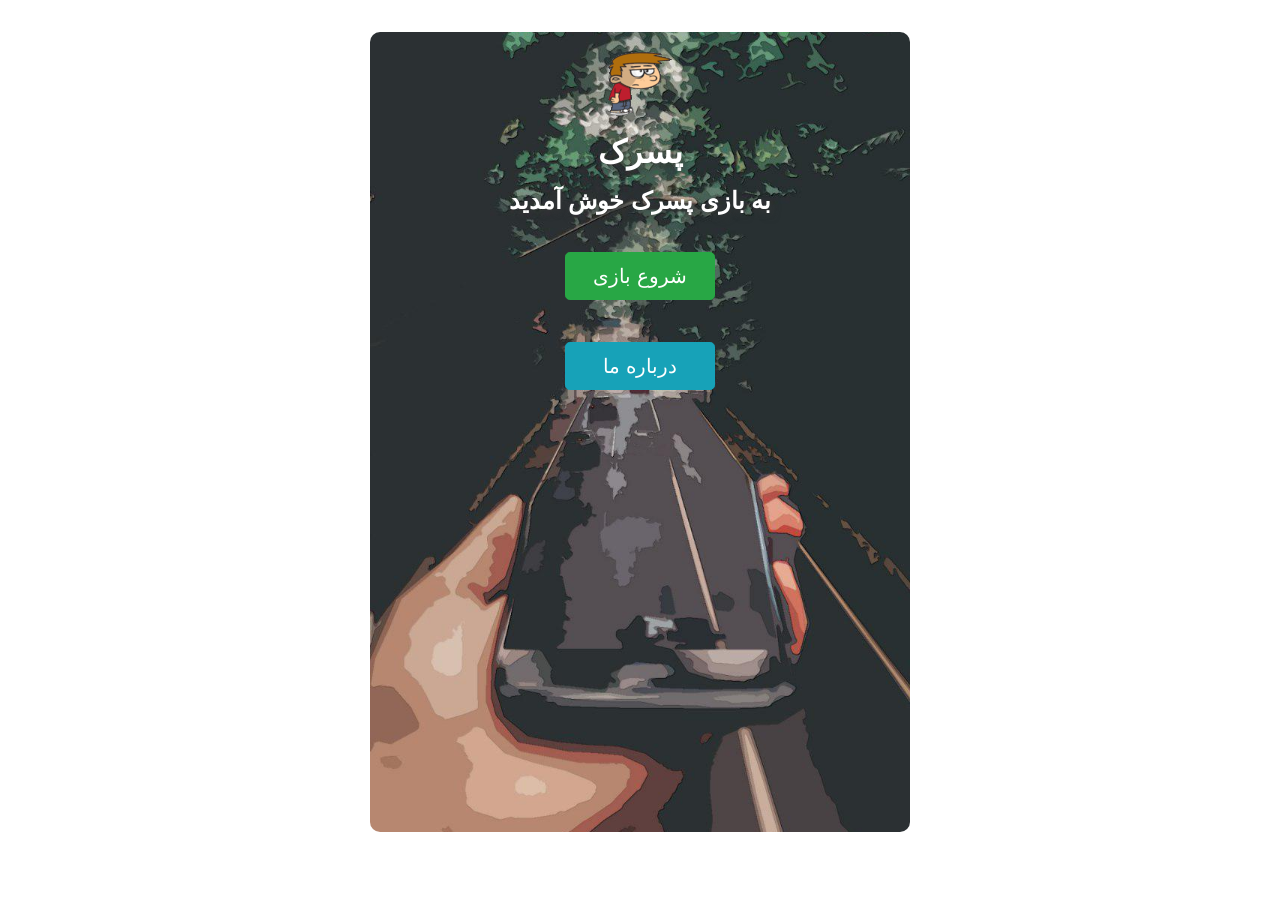
<file: index.html>
<html lang="fa" dir="rtl">

<head>
    <meta charset="UTF-8">
    <meta name="viewport" content="width=device-width, initial-scale=1.0">
    <meta http-equiv="X-UA-Compatible" content="ie=edge">
    <link rel="shortcut icon" type="image/x-icon" href="assets/image/pesarak.ico" />
    <link rel="stylesheet" href="assets/css/bootstrap.min.css">
    <link rel="stylesheet" href="assets/css/indexStyle.css">
    <title>پسرک</title>
</head>

<body>
    <div class="container">
        <div class="row justify-content-md-center">
            <div class="main-col col-md-6 col-sm-6 col-xs-12">
				<div class="card text-center text-white" style="background-image: url('assets/image/main.jpg')">
					<div class="board card-header align-items-center">
						<nav class="nav nav-pills nav-justified">
							<div class="nav-item nav-link">
								<div>انرژی</div>
								<div id="energy"></div>
							</div>
							<div class="nav-item nav-link">
								<div>امتیاز</div>
								<div id="totalScore"></div>
							</div>
							<div class="nav-item nav-link">
								<div>ساعت</div>
								<div id="time"></div>
							</div>
						</nav>
					</div>
                    <div class="card-body align-items-end">
                        <div id="content" class="row align-items-center" style="height: 400px">
                            <div class="col">
                                <h5 class="card-title"></h5>
                                <p class="card-text"></p>
                            </div>
                        </div>
					</div>
					<div class="buttons-wrapper hidden">
					</div>
				</div>

                <div class="jumbotron jumbotron-fluid" style="margin-top: 70px;display: none;">
                    <div class="container text-right">
                        <h4>اطلاعاتی که کاربر نمی بیند</h4>
                        <table class="table table-hover">
                            <tbody>
                                <tr>
                                    <td>level</td>
                                    <td id="level">1</td>
                                </tr>

                                <tr>
                                    <td>section</td>
                                    <td id="section">1</td>
                                </tr>
                                <tr>
                                    <td>stageId</td>
                                    <td id="stageId">1</td>
                                </tr>
                            </tbody>
                        </table>

                    </div>
                </div>
            </div>
        </div>
    </div>

    <!-- achievment modal -->
    <div id="achievmentModal" class="modal fade" tabindex="-1" role="dialog" aria-hidden="true">
        <div class="modal-dialog modal-sm" role="document">
            <div class="modal-content" style="direction: rtl">
                <div class="modal-header">
                    <h5 class="modal-title">آفرین! یه دستاورد جدید</h5>
                    <button type="button" class="close float-left" data-dismiss="modal" aria-label="Close" style="margin: -1rem auto -1rem -1rem;">
                        <span aria-hidden="true">&times;</span>
                    </button>
                </div>
                <div class="modal-body">
                    <div class="container-fluid" >
                        <div class="row">
                            <div class="col-md-5"><img src="assets/image/svg/bed.svg" /></div>
                            <div id="achievmentName" class="col-md-7 align-self-center">اسم دستاورد</div>
                        </div>
                    </div>
                </div>

            </div>
        </div>
    </div>
    <!-- achievment modal -->

    <script src="assets/js/jquery-3.3.1.min.js"></script>
    <script src="assets/js/bootstrap.bundle.min.js"></script>
    <script src="assets/js/pesarak.js"></script>
    <script src="assets/js/sound.js"></script>
    <!--insert level data -->
    <script src="assets/src/level.js"></script>
    <script src="assets/src/achievmen.js"></script>

</body>

</html>
</file>
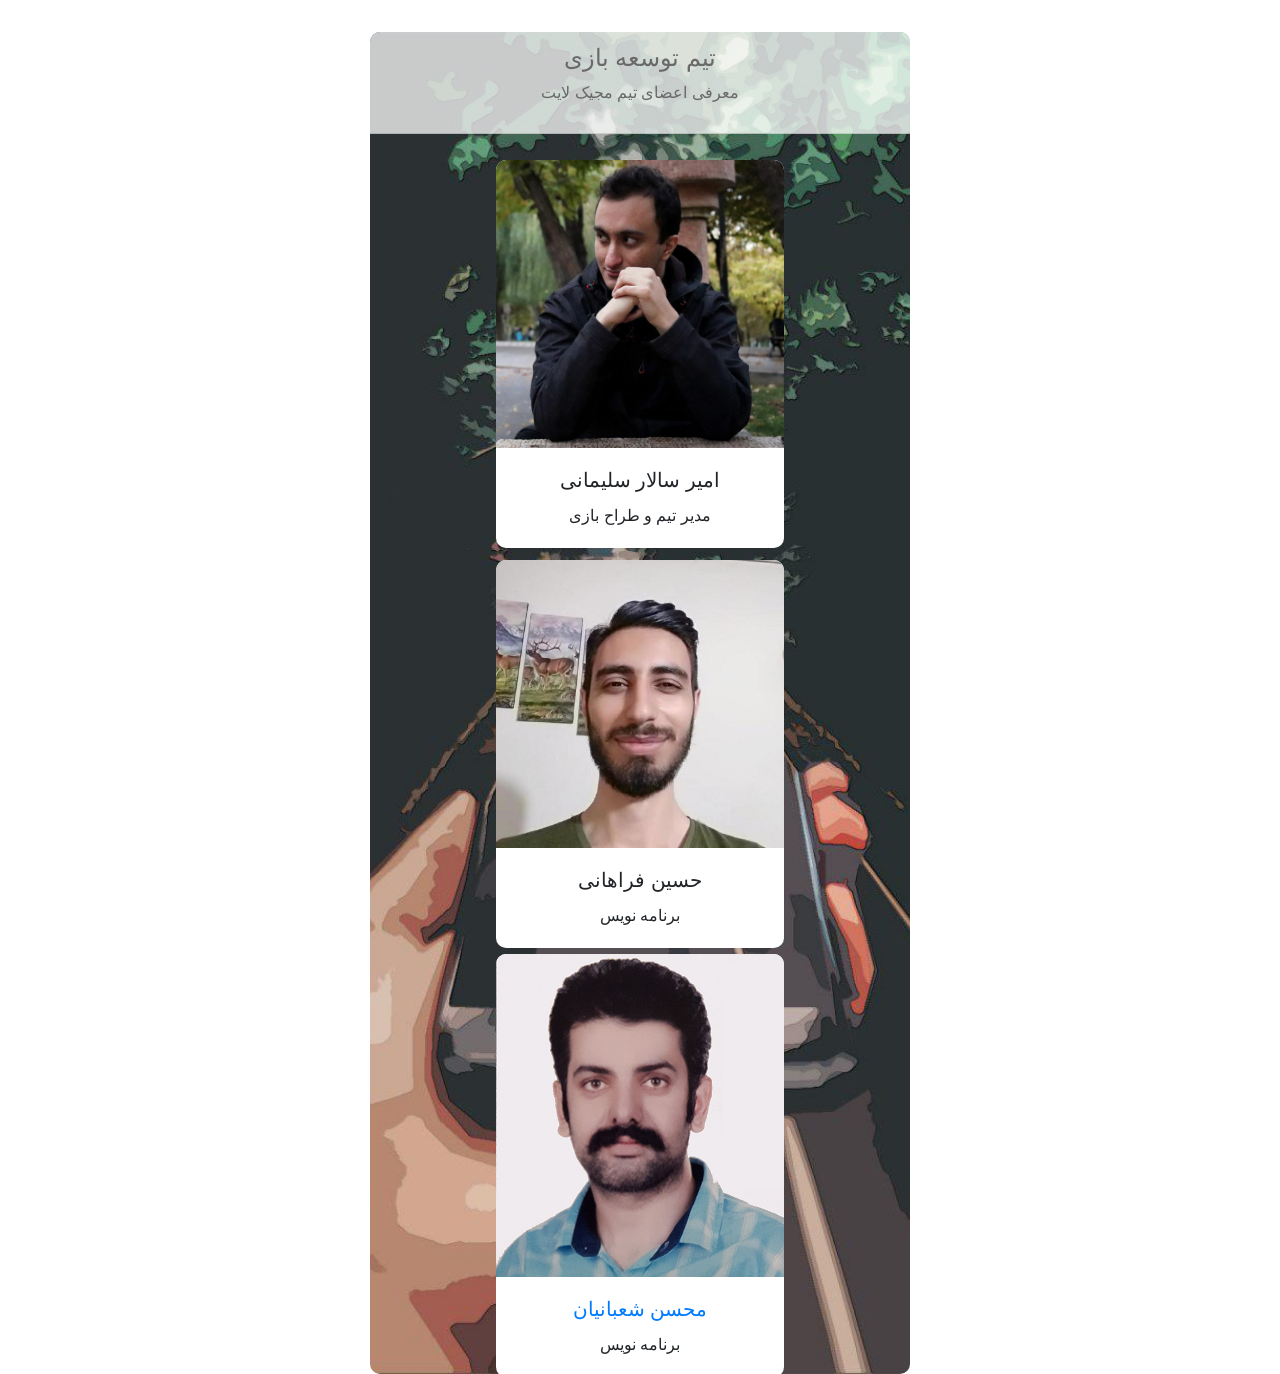
<file: about.html>
<html lang="en">

<head>
    <meta charset="UTF-8">
    <meta name="viewport" content="width=device-width, initial-scale=1.0">
    <meta http-equiv="X-UA-Compatible" content="ie=edge">
    <link rel="stylesheet" href="assets/css/bootstrap.min.css">
    <link rel="stylesheet" href="assets/css/indexStyle.css">
    <link rel="shortcut icon" type="image/x-icon" href="assets/image/pesarak.ico" />
    <title>پسرک</title>
</head>

<body>
    <div class="container">
        <div class="row justify-content-md-center">
            <div class="col-md-6 col-sm-6 col-xs-12">
                <div class="card text-center" style="min-height: 600px; background-image: url('assets/image/main.jpg')">
                    <div class="card-header align-items-center">
                        <h4> تیم توسعه بازی </h4>
                        <p> معرفی اعضای تیم مجیک لایت </p>
                    </div>
                    <div class="card-body align-items-end">

                        <div class="row align-items-center" style="height: 400px;">
                            <div class="col">
                                <div class="card text-center" style="width: 18rem;margin: auto;min-height: auto">
                                    <img class="card-img-top" src="assets/image/amir.jpg" alt="Card image cap">
                                    <div class="card-body">
                                        <h5 class="card-title"> امیر سالار سلیمانی </h5>
                                        <p class="card-text"> مدیر تیم و طراح بازی </p>
                                    </div>
                                </div>
                            </div>
                        </div>

                        <div class="row align-items-center" style="height: 400px">
                            <div class="col">
                                <div class="card text-center" style="width: 18rem;margin: auto;min-height: auto">
                                    <img class="card-img-top" src="assets/image/hosein.jpg" alt="Card image cap">
                                    <div class="card-body">
                                        <h5 class="card-title"> حسین فراهانی </h5>
                                        <p class="card-text"> برنامه نویس </p>
                                    </div>
                                </div>
                            </div>
                        </div>

                        <div class="row align-items-center" style="height: 400px">
                            <div class="col">
                                <div class="card text-center" style="width: 18rem;margin: auto;min-height: auto">
                                    <img class="card-img-top" src="assets/image/mohsen.jpg" alt="Card image cap">
                                    <div class="card-body">
                                        <h5 class="card-title"><a href="mohsenshabanian.com"> محسن شعبانیان </a></h5>
                                        <p class="card-text"> برنامه نویس </p>
                                    </div>
                                </div>
                            </div>
                        </div>
                    </div>

                </div>

            </div>

        </div>
    </div>

    <script src="assets/js/jquery-3.3.1.min.js"></script>
    <script src="assets/js/bootstrap.bundle.min.js"></script>
</body>

</html>
</file>
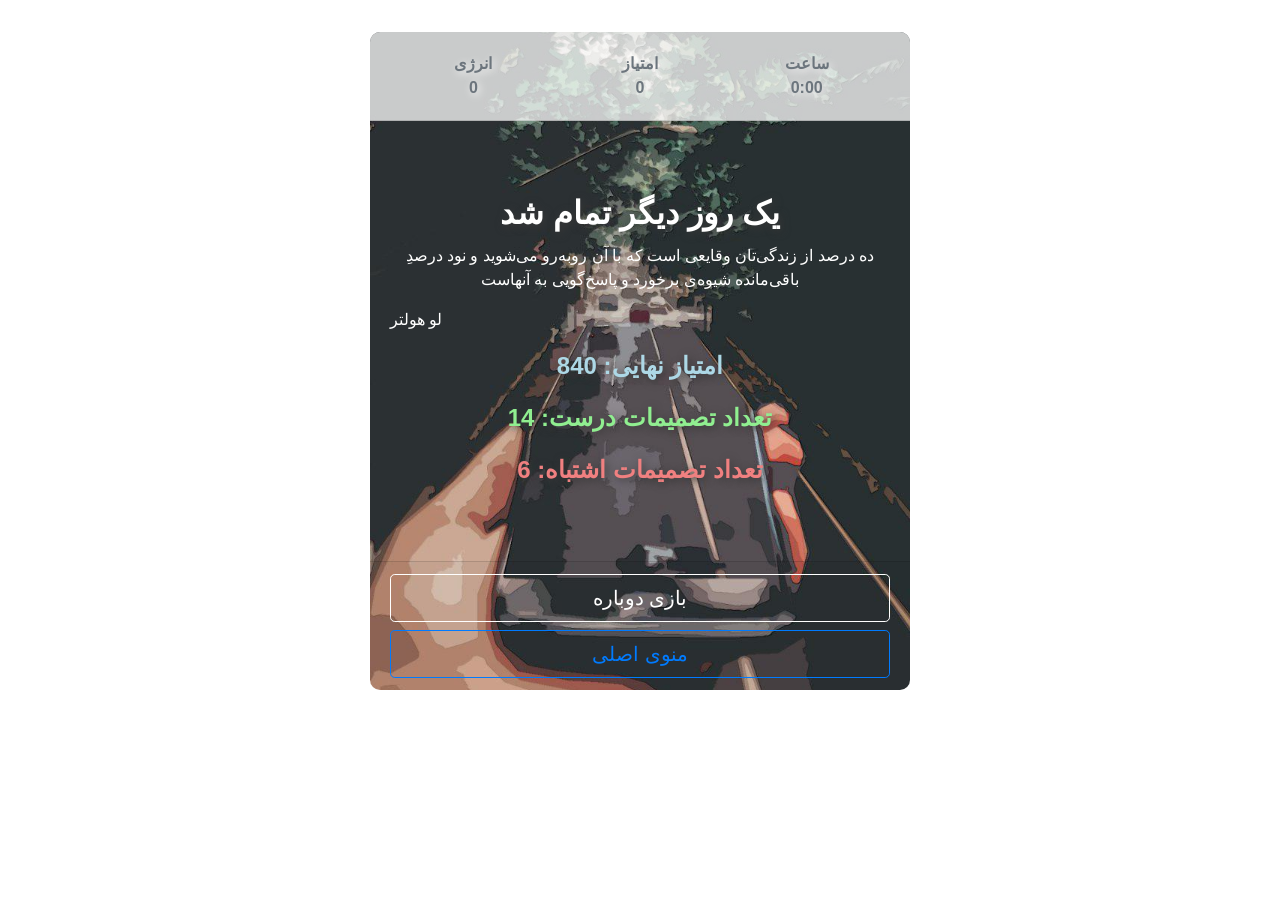
<file: score.html>
<html lang="en">

<head>
    <meta charset="UTF-8">
    <meta name="viewport" content="width=device-width, initial-scale=1.0">
    <meta http-equiv="X-UA-Compatible" content="ie=edge">
    <link rel="shortcut icon" type="image/x-icon" href="assets/image/pesarak.ico" />
    <link rel="stylesheet" href="assets/css/bootstrap.min.css">
    <link rel="stylesheet" href="assets/css/indexStyle.css">
    <title>پسرک</title>
</head>

<body>
    <div class="container">
        <div class="row justify-content-md-center">
            <div class="col-md-6 col-sm-6 col-xs-12">
                <div class="card text-center text-white" style="min-height: 600px; background-image: url('assets/image/main.jpg')">
                    <div class="card-header">
                        <nav class="nav nav-pills nav-justified">
                            <a class="nav-item nav-link disabled" href="#">
                                <div>انرژی</div>
                                <div id="energy">0</div>
                            </a>
                            <a class="nav-item nav-link disabled" href="#">
                                <div>امتیاز</div>
                                <div id="totalScore">0</div>
                            </a>
                            <a class="nav-item nav-link disabled" href="#">
                                <div>ساعت</div>
                                <div id="time">0:00</div>
                            </a>
                        </nav>
                    </div>
                    <div class="card-body align-items-end">

                        <div id="content" class="row align-items-center" style="height: 400px">
                            <div class="col">
                                <h5 class="card-title">یک روز دیگر تمام شد</h5>
                                <p>ده درصد از زندگی‌تان وقایعی است که با آن روبه‌رو می‌شوید و نود درصدِ باقی‌مانده شیوه‌ی برخورد و پاسخ‌گویی به آنهاست</p>
                                <p style="text-align: left;">لو هولتر</p>
                                <p class="card-text" style="color: lightblue">امتیاز نهایی: 840</p>
                                <p class="card-text" style="color: lightgreen">تعداد تصمیمات درست: 14</p>
                                <p class="card-text" style="color: lightcoral">تعداد تصمیمات اشتباه: 6</p>
                            </div>
                        </div>

                    </div>
                    <div class="card-footer text-muted">
                        <a type="button" href="game.html" class="selectable btn btn-outline-secondary btn-lg btn-block">
                            بازی
                            دوباره </a>
                        <a type="button" href="start.html" class="selectable btn btn-outline-primary btn-lg btn-block">
                            منوی اصلی </a>
                    </div>
                </div>

            </div>

        </div>
    </div>

    <script src="assets/js/bootstrap.bundle.min.js"></script>
    <script src="assets/js/jquery-3.3.1.min.js"></script>
</body>

</html>
</file>
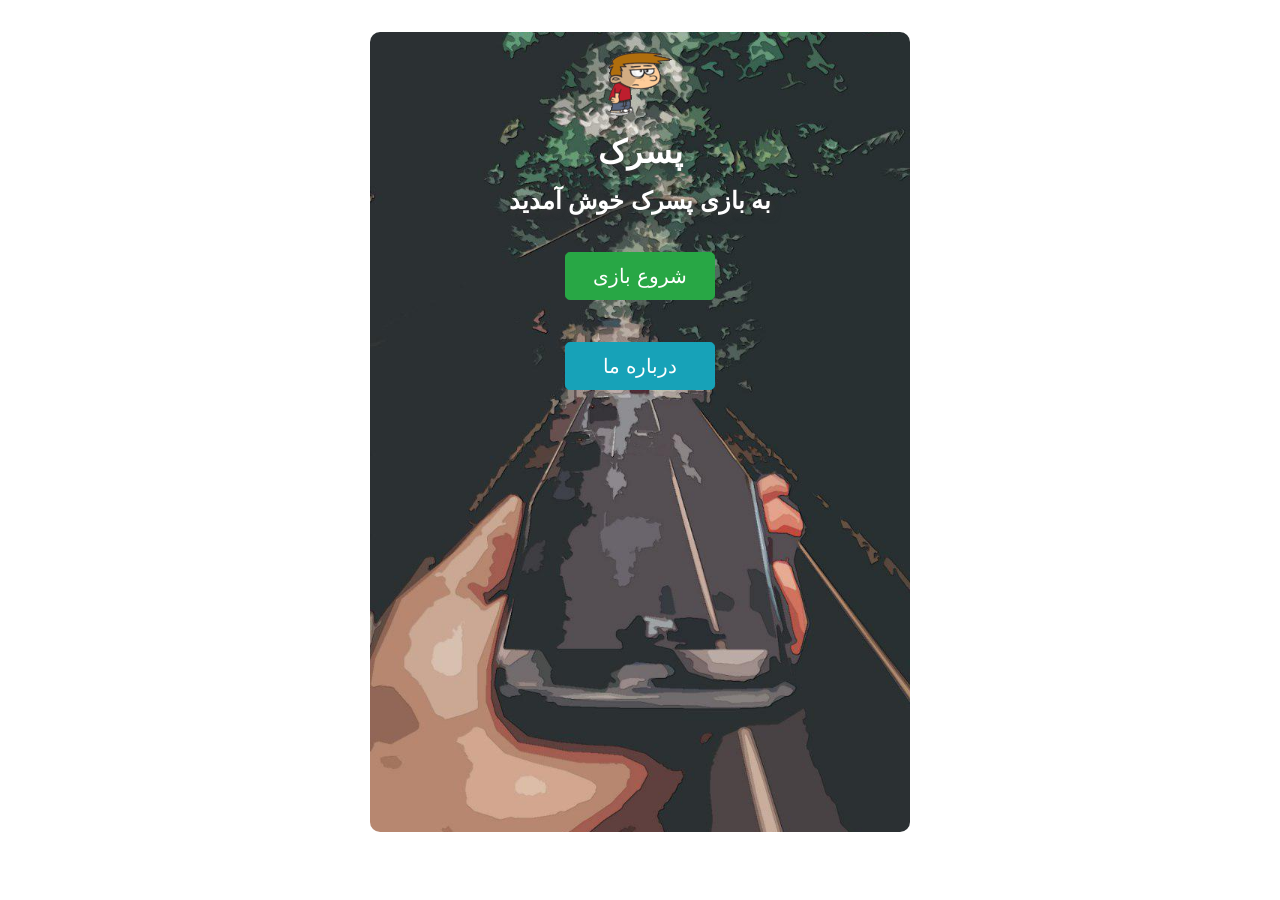
<file: start.html>
<html lang="en">

<head>
    <meta charset="UTF-8">
    <meta name="viewport" content="width=device-width, initial-scale=1.0">
    <meta http-equiv="X-UA-Compatible" content="ie=edge">
    <link rel="shortcut icon" type="image/x-icon" href="assets/image/pesarak.ico" />
    <link rel="stylesheet" href="assets/css/bootstrap.min.css">
    <link rel="stylesheet" href="assets/css/indexStyle.css">
    <title>پسرک - صفحه شروع</title>
</head>

<body>
    <div class="container">
        <div class="row justify-content-md-center">
            <div class="col-md-6 col-sm-6 col-xs-12">
                <div class="card text-center" style="background-image: url('assets/image/main.jpg')">
                    <div class="card-body align-items-end" >

                        <div class="row align-items-center">
                            <div class="col">
                                <img src="assets/image/pesarak.png"  alt="pesarak">
                            </div>
                        </div>

                        <div class="row align-items-center text-white" style="height: 120px">
                            <div id="content" class="col">
                                <h5 class="card-title"> پسرک </h5>
                                <p class="card-text">به بازی پسرک خوش آمدید</p>
                            </div>
                        </div>

                        <div class="row align-items-center" style="height: 80px">
                            <div class="col">
                                <a type="button" style="min-width: 150px" class="selectable btn btn-success btn-lg"
                                    href="game.html">
                                    شروع بازی
                                </a>
                            </div>
                        </div>

                        <div class="row align-items-center" style="height: 100px">
                            <div class="col">
                                <a type="button" style="min-width: 150px" class="selectable btn btn-info btn-lg" href="about.html">
                                    درباره ما
                                </a>
                            </div>
                        </div>
                    </div>

                </div>

            </div>

        </div>
    </div>

    <script src="assets/js/jquery-3.3.1.min.js"></script>
    <script src="assets/js/bootstrap.bundle.min.js"></script>
</body>

</html>
</file>
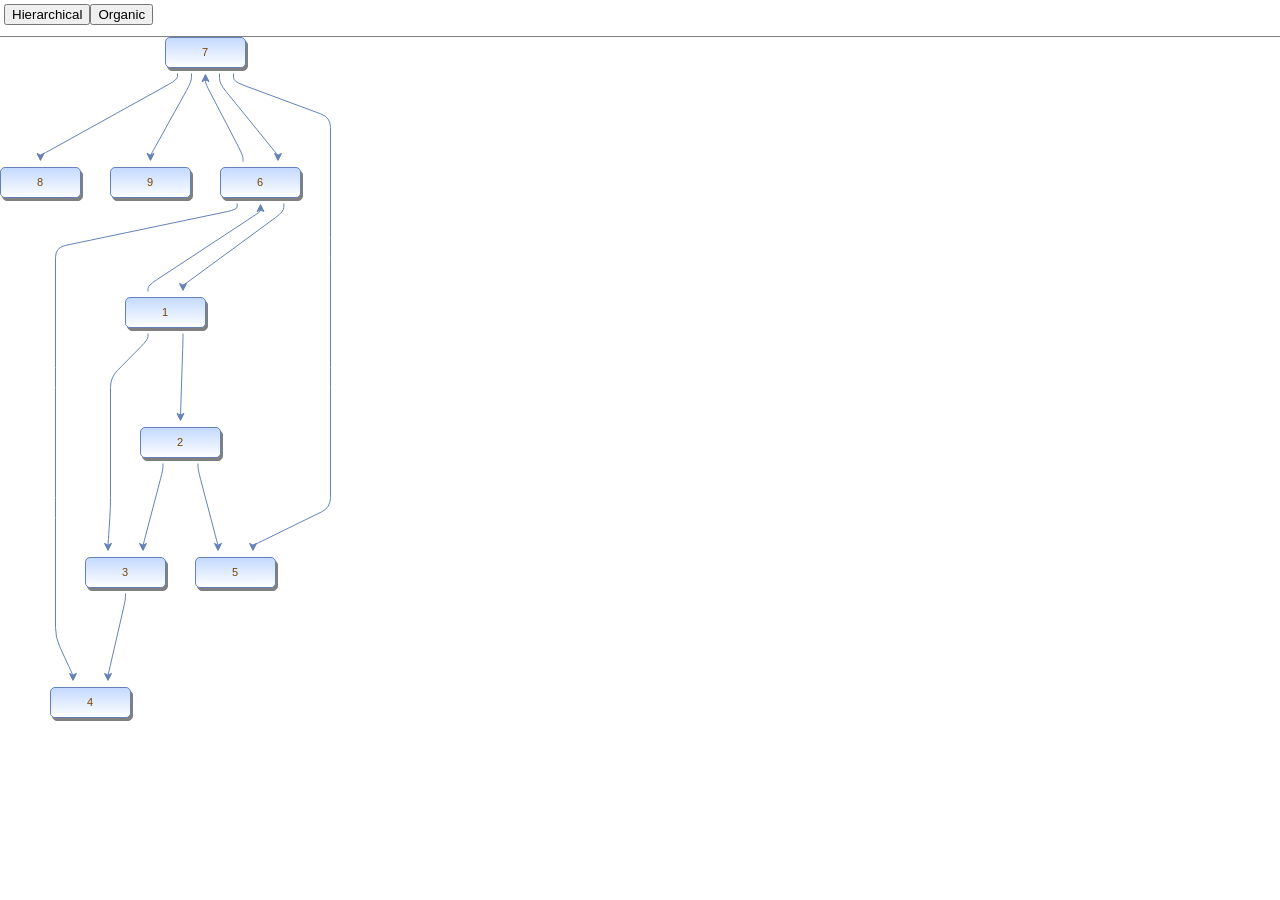
<file: level/mxgraph/hierarchicallayout.html>
<!--
  Copyright (c) 2006-2013, JGraph Ltd
  
  Hierarchical Layout example for mxGraph. This example demonstrates the
  use of the hierarchical and organic layouts. Note that the hierarchical
  layout requires another script tag in the head of the page.
-->
<html>
<head>
	<title>Hierarchical Layout example for mxGraph</title>

	<!-- Sets the basepath for the library if not in same directory -->
	<script type="text/javascript">
		mxBasePath = 'src';
	</script>

	<!-- Loads and initializes the library -->
	<script type="text/javascript" src="src/js/mxClient.js"></script>

	<!-- Example code -->
	<script type="text/javascript">

		// Program starts here. Creates a sample graph in the
		// DOM node with the specified ID. This function is invoked
		// from the onLoad event handler of the document (see below).
		function main(container)
		{
			// Checks if browser is supported
			if (!mxClient.isBrowserSupported())
			{
				// Displays an error message if the browser is
				// not supported.
				mxUtils.error('Browser is not supported!', 200, false);
			}
			else
			{
				// Creates the graph inside the given container
				var graph = new mxGraph(container);
				
				// Adds rubberband selection
				new mxRubberband(graph);
				
				// Changes the default vertex style in-place
				var style = graph.getStylesheet().getDefaultVertexStyle();
				style[mxConstants.STYLE_PERIMETER] = mxPerimeter.RectanglePerimeter;
				style[mxConstants.STYLE_GRADIENTCOLOR] = 'white';
				style[mxConstants.STYLE_PERIMETER_SPACING] = 6;
				style[mxConstants.STYLE_ROUNDED] = true;
				style[mxConstants.STYLE_SHADOW] = true;
				
				style = graph.getStylesheet().getDefaultEdgeStyle();
				style[mxConstants.STYLE_ROUNDED] = true;

				// Creates a layout algorithm to be used
				// with the graph
				var layout = new mxHierarchicalLayout(graph);
				var organic = new mxFastOrganicLayout(graph);
				organic.forceConstant = 120;
				
				var parent = graph.getDefaultParent();
			
				// Adds a button to execute the layout
				var button = document.createElement('button');
				mxUtils.write(button, 'Hierarchical');
				mxEvent.addListener(button, 'click', function(evt)
				{
					layout.execute(parent);
				});
				document.body.appendChild(button);

				// Adds a button to execute the layout
				var button = document.createElement('button');
				mxUtils.write(button, 'Organic');
				
				mxEvent.addListener(button, 'click', function(evt)
				{
					organic.execute(parent);
				});
				
				document.body.appendChild(button);
				
				// Load cells and layouts the graph
				graph.getModel().beginUpdate();
				try
				{
					var v1 = graph.insertVertex(parent, null, '1', 0, 0, 80, 30);
					var v2 = graph.insertVertex(parent, null, '2', 0, 0, 80, 30);
					var v3 = graph.insertVertex(parent, null, '3', 0, 0, 80, 30);
					var v4 = graph.insertVertex(parent, null, '4', 0, 0, 80, 30);
					var v5 = graph.insertVertex(parent, null, '5', 0, 0, 80, 30);
					var v6 = graph.insertVertex(parent, null, '6', 0, 0, 80, 30);
					var v7 = graph.insertVertex(parent, null, '7', 0, 0, 80, 30);
					var v8 = graph.insertVertex(parent, null, '8', 0, 0, 80, 30);
					var v9 = graph.insertVertex(parent, null, '9', 0, 0, 80, 30);

					var e1 = graph.insertEdge(parent, null, '', v1, v2);
					var e2 = graph.insertEdge(parent, null, '', v1, v3);
					var e3 = graph.insertEdge(parent, null, '', v3, v4);
					var e4 = graph.insertEdge(parent, null, '', v2, v5);
					var e5 = graph.insertEdge(parent, null, '', v1, v6);
					var e6 = graph.insertEdge(parent, null, '', v2, v3);
					var e7 = graph.insertEdge(parent, null, '', v6, v4);
					var e8 = graph.insertEdge(parent, null, '', v6, v1);
					var e9 = graph.insertEdge(parent, null, '', v6, v7);
					var e10 = graph.insertEdge(parent, null, '', v7, v8);
					var e11 = graph.insertEdge(parent, null, '', v7, v9);
					var e12 = graph.insertEdge(parent, null, '', v7, v6);
					var e13 = graph.insertEdge(parent, null, '', v7, v5);
					
					// Executes the layout
					layout.execute(parent);
				}
				finally
				{
					// Updates the display
					graph.getModel().endUpdate();
				}

				if (mxClient.IS_QUIRKS)
				{
					document.body.style.overflow = 'hidden';
					new mxDivResizer(container);
				}
			}
		};
	</script>
</head>

<!-- Page passes the container for the graph to the program -->
<body onload="main(document.getElementById('graphContainer'))" style="margin:4px;">

	<!-- Creates a container for the graph with a grid wallpaper. Make sure to define the position
		and overflow attributes! See comments on the adding of the size-listener on line 54 ff!  -->
	<div id="graphContainer"
		style="position:absolute;overflow:auto;top:36px;bottom:0px;left:0px;right:0px;border-top:gray 1px solid;">
	</div>
</body>
</html>
</file>
<file: assets/css/indexStyle.css>
body {
    margin-top: 2em;
}

.hidden {
	display: none;
	visibility: hidden;
	opacity: 0;
}

.board {
	font-weight: bold;
	font-size: 18px;
}

button:disabled {
    text-decoration: line-through;
	cursor: not-allowed;
	transition: none;
}

button:disabled:hover {
	text-decoration: line-through;
}

button:disabled::after {
    content: "\2713"; /* checkmark */
}

button.notAllowed:disabled::after {
    content: "\2573" !important; /* cross */
}

.main-col {
    min-width: 500px;
}

.card {
    background-position: center;
    background-size: cover;
	min-height: 800px;
    border-radius: 10px;
    overflow: hidden;
    border: none;
}

.buttons-wrapper {
	padding: 10px;
	display: flex;
	justify-content: space-between;
	flex-wrap: wrap;
	flex-direction: column;
	background-color: rgba(0,0,0,0.75);
}

.buttons-wrapper .btn {
	margin-top: 10px;
	transition: 0.3s;
}

.buttons-wrapper .btn:not(:disabled):hover {
	background-position: right center;
}

.card-header {
    background: rgba(255, 255, 255, 0.75);
    color: #696969;
}

.card-header nav a {
    font-weight: 800;
    text-shadow: 2px 2px 8px #fff;
}

#content h5.card-title {
    font-size: 2rem !important;
    font-weight: bold;
    text-shadow: 2px 2px 8px #393838;
}
#content p.card-text{
    font-size: 1.5rem !important;
    font-weight: bold;
    text-shadow: 2px 2px 8px #393838;
}

.team-card {
	width: 50%;
	margin: 0 auto;
    color:black;
}

.team-card .card {
	min-height: auto;
	margin-bottom: 25px;
}

.btn-outline-secondary {
	color: #fff !important;
	border-color: #fff !important;
}
</file>
